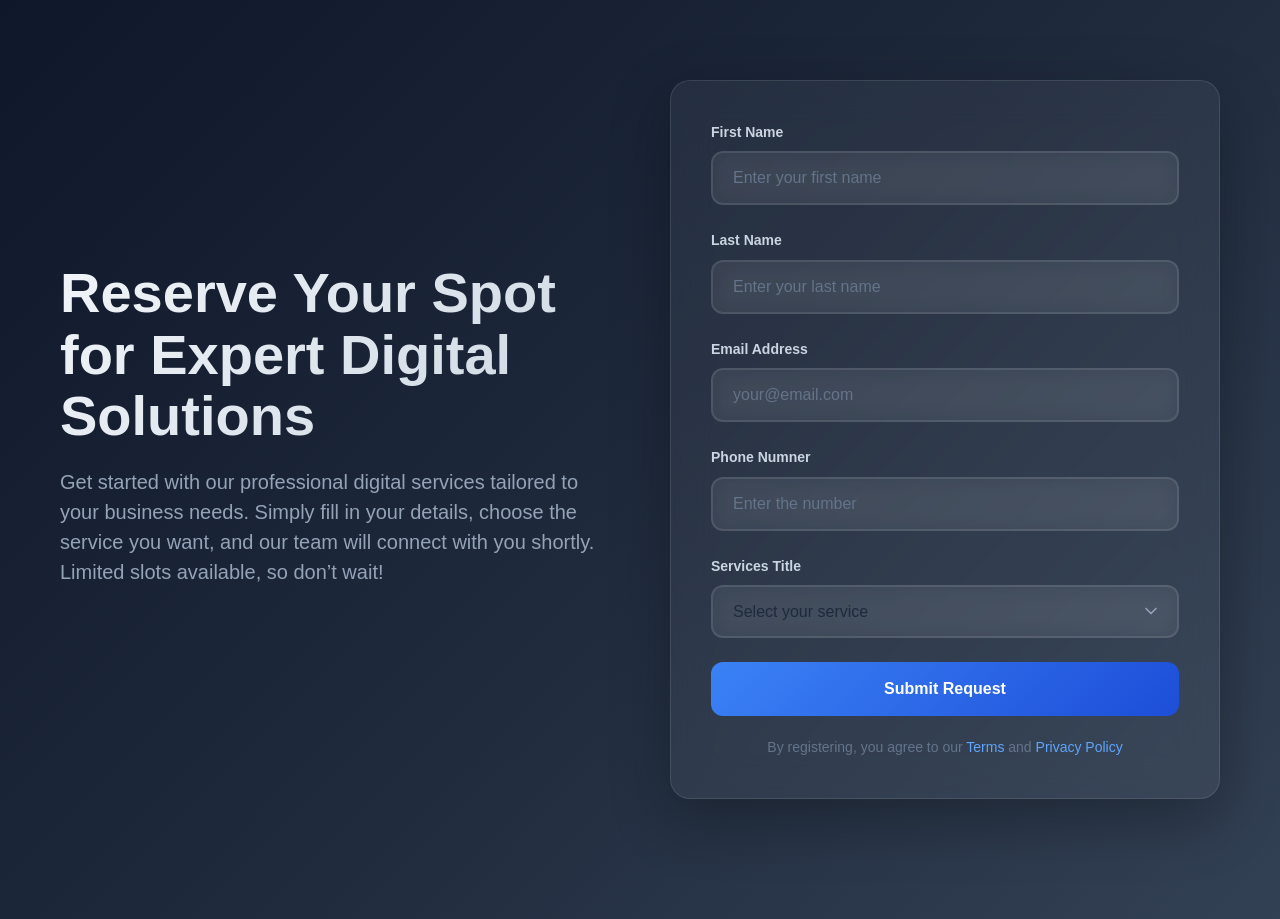
<file: contact.html>
<!DOCTYPE html>
<html lang="en">
<head>
    <meta charset="UTF-8">
    <meta name="viewport" content="width=device-width, initial-scale=1.0">
    <title>Document</title>
    <link rel="stylesheet" href="css/service.css">
    <script src="https://ajax.googleapis.com/ajax/libs/jquery/3.5.1/jquery.min.js"></script>
</head>
<body>
      <div id="preloader">
    <div class="loader"></div>
  </div>

    <main class="hero">
        <div class="container">
            <div class="hero-content">
                <div class="hero-text">
                    <h1>Reserve Your Spot for Expert Digital Solutions</h1>
                    <p>Get started with our professional digital services tailored to your business needs. Simply fill in your details, choose the service you want, and our team will connect with you shortly. Limited slots available, so don’t wait!</p>
                </div>

                <div class="form-container">
                    <div class="form-card">
                        
                        <form id="gform" action="">
                            <div class="form-group">
                                <label for="firstName">First Name</label>
                                <input type="text" id="firstName" name="First name" class="form-input" placeholder="Enter your first name" required>
                            </div>

                            <div class="form-group">
                                <label for="lastName">Last Name</label>
                                <input type="text" id="lastName" name="Last name" class="form-input" placeholder="Enter your last name" required>
                            </div>

                            <div class="form-group">
                                <label for="email">Email Address</label>
                                <input type="email" id="email" name="email" class="form-input" placeholder="your@email.com" required>
                            </div>
                            <div class="form-group">
                                <label for="phone">Phone Numner</label>
                                <input type="text" id="phone" name="phone" class="form-input" placeholder="Enter the number" required>
                            </div>

                            <div class="form-group">
                                <label for="jobTitle">Services Title</label>
                                <select id="jobTitle" name="service" class="form-input form-select" required>
                                    <option value="">Select your service</option>
                                    <option value="Corporate Films">Corporate Films</option>
                                    <option value="Brand Promotional Videos">Brand Promotional Videos</option>
                                    <option value="Product Shoot Videos">Product Shoot Videos</option>
                                    <option value="Social Media Content">Social Media Content (Reels, Shorts)</option>
                                    <option value="Event Videography">Event Videography</option>
                                    <option value="Client Testimonial Videos">Client Testimonial Videos</option>
                                    <option value="other">Other</option>
                                </select>
                            </div>

                            <button type="submit" class="submit-btn">
                                Submit Request
                            </button>
                        </form>

                        <div class="form-footer">
                            By registering, you agree to our <a href="#">Terms</a> and <a href="#">Privacy Policy</a>
                        </div>
                    </div>
                </div>
            </div>
        </div>
    </main>
    <script>
        $("#gform").submit((e)=>{
            e.preventDefault()
            $.ajax({
                url:"https://script.google.com/macros/s/AKfycbz-YUhYE2JkkqDzCeNjkPikgvSRhwuxOz3PR_FHk-d1Zab_ki5Jnd6C2pIjRfwLOGSN/exec",
                data:$("#gform").serialize(),
                method:"post",
                success:function (response){
                    alert("Form submitted successfully")
                    window.location.reload()
                    //window.location.href="https://google.com"
                },
                error:function (err){
                    alert("Something Error")
    
                }
            })
        })
        document.addEventListener('DOMContentLoaded', function() {
            const form = document.getElementById('webinarForm');
            const successMessage = document.getElementById('successMessage');
            const submitBtn = form.querySelector('.submit-btn');
            const originalBtnText = submitBtn.textContent;

            // Form validation and submission
            form.addEventListener('submit', function(e) {
                e.preventDefault();
                
                // Simple validation
                const requiredFields = form.querySelectorAll('[required]');
                let isValid = true;
                
                requiredFields.forEach(field => {
                    if (!field.value.trim()) {
                        isValid = false;
                        field.style.borderColor = '#EF4444';
                        setTimeout(() => {
                            field.style.borderColor = '';
                        }, 3000);
                    }
                });

                if (!isValid) {
                    submitBtn.textContent = 'Please fill all fields';
                    submitBtn.style.background = '#EF4444';
                    setTimeout(() => {
                        submitBtn.textContent = originalBtnText;
                        submitBtn.style.background = '';
                    }, 3000);
                    return;
                }

                // Simulate form submission
                submitBtn.textContent = 'Registering...';
                submitBtn.disabled = true;

                setTimeout(() => {
                    // Hide form and show success message
                    form.style.display = 'none';
                    successMessage.classList.add('show');
                }, 2000);
            });

            // Enhanced input interactions
            const inputs = form.querySelectorAll('.form-input');
            inputs.forEach(input => {
                input.addEventListener('focus', function() {
                    this.parentElement.style.transform = 'translateY(-2px)';
                });

                input.addEventListener('blur', function() {
                    this.parentElement.style.transform = 'translateY(0)';
                });

                // Real-time validation feedback
                input.addEventListener('input', function() {
                    if (this.value.trim()) {
                        this.style.borderColor = '#10B981';
                    } else {
                        this.style.borderColor = '';
                    }
                });
            });

            // Email validation
            const emailInput = document.getElementById('email');
            emailInput.addEventListener('blur', function() {
                const emailRegex = /^[^\s@]+@[^\s@]+\.[^\s@]+$/;
                if (this.value && !emailRegex.test(this.value)) {
                    this.style.borderColor = '#EF4444';
                    setTimeout(() => {
                        this.style.borderColor = '';
                    }, 3000);
                }
            });

            // Smooth scrolling for navigation links
            document.querySelectorAll('a[href^="#"]').forEach(anchor => {
                anchor.addEventListener('click', function (e) {
                    e.preventDefault();
                    const target = document.querySelector(this.getAttribute('href'));
                    if (target) {
                        target.scrollIntoView({
                            behavior: 'smooth',
                            block: 'start'
                        });
                    }
                });
            });

            // Add subtle parallax effect to background elements
            window.addEventListener('scroll', function() {
                const scrolled = window.pageYOffset;
                const circles = document.querySelectorAll('.bg-circle');
                
                circles.forEach((circle, index) => {
                    const speed = (index + 1) * 0.1;
                    circle.style.transform = `translateY(${scrolled * speed}px)`;
                });
            });

            // Add loading animation to form card
            const formCard = document.querySelector('.form-card');
            const observer = new IntersectionObserver((entries) => {
                entries.forEach(entry => {
                    if (entry.isIntersecting) {
                        entry.target.style.opacity = '1';
                        entry.target.style.transform = 'translateY(0)';
                    }
                });
            });

            formCard.style.opacity = '0';
            formCard.style.transform = 'translateY(30px)';
            formCard.style.transition = 'opacity 0.6s ease, transform 0.6s ease';
            
            observer.observe(formCard);
        });
         window.addEventListener("load", function() {
      // Delay so text is visible long enough
      setTimeout(() => {
        const preloader = document.getElementById("preloader");
        preloader.classList.add("hide"); // fade out
        document.getElementById("content").style.display = "block";
      }, 900); // show loader for 2.5s (adjust as you like)
    });

    </script>

    <script src="script.js"></script>
</body>
</html>
</file>
<file: css/service.css>
@import url("https://fonts.googleapis.com/css2?family=Poppins:ital,wght@0,100;0,200;0,300;0,400;0,500;0,600;0,700;0,800;0,900;1,100;1,200;1,300;1,400;1,500;1,600;1,700;1,800;1,900&display=swap");
@import url('https://fonts.googleapis.com/css2?family=Kaushan+Script&display=swap');
@import url('https://fonts.googleapis.com/css2?family=Whisper&display=swap');


  
  
  
  
  
  
  * {
            margin: 0;
            padding: 0;
            box-sizing: border-box;
        }

        body {
            font-family: 'Inter', -apple-system, BlinkMacSystemFont, 'Segoe UI', Roboto, sans-serif;
            background: linear-gradient(135deg, #0F172A 0%, #1E293B 50%, #334155 100%);
            color: #F1F5F9;
            line-height: 1.6;
            overflow-x: hidden;
        }

        .container {
            max-width: 1200px;
            margin: 0 auto;
            padding: 0 20px;
        }

        /* Header */
        .header {
            padding: 20px 0;
            position: relative;
            z-index: 100;
        }

        .nav {
            display: flex;
            justify-content: space-between;
            align-items: center;
        }

        .logo {
            font-size: 24px;
            font-weight: 800;
            color: #60A5FA;
            text-decoration: none;
        }

        .nav-links {
            display: flex;
            gap: 30px;
            list-style: none;
        }

        .nav-links a {
            color: #CBD5E1;
            text-decoration: none;
            font-weight: 500;
            transition: color 0.3s ease;
        }

        .nav-links a:hover {
            color: #60A5FA;
        }

        /* Hero Section */
        .hero {
            padding: 80px 0 120px;
            position: relative;
        }

        .hero-content {
            display: grid;
            grid-template-columns: 1fr 1fr;
            gap: 60px;
            align-items: center;
        }

        .hero-text {
            z-index: 2;
        }

        .hero-badge {
            display: inline-block;
            background: rgba(96, 165, 250, 0.1);
            color: #60A5FA;
            padding: 8px 16px;
            border-radius: 20px;
            font-size: 14px;
            font-weight: 600;
            border: 1px solid rgba(96, 165, 250, 0.2);
            margin-bottom: 20px;
        }

        .hero h1 {
            font-size: clamp(40px, 5vw, 56px);
            font-weight: 800;
            margin-bottom: 20px;
            line-height: 1.1;
            background: linear-gradient(135deg, #F1F5F9 0%, #CBD5E1 100%);
            -webkit-background-clip: text;
            -webkit-text-fill-color: transparent;
            background-clip: text;
        }

        .hero p {
            font-size: 20px;
            color: #94A3B8;
            margin-bottom: 30px;
            line-height: 1.5;
        }

        .hero-stats {
            display: flex;
            gap: 30px;
            margin-top: 40px;
        }

        .stat {
            text-align: left;
        }

        .stat-number {
            font-size: 28px;
            font-weight: 700;
            color: #60A5FA;
            display: block;
        }

        .stat-label {
            font-size: 14px;
            color: #64748B;
            margin-top: 4px;
        }

        /* Form Section */
        .form-container {
            position: relative;
            z-index: 2;
        }

        .form-card {
            background: rgba(255, 255, 255, 0.05);
            backdrop-filter: blur(20px);
            border: 1px solid rgba(255, 255, 255, 0.1);
            border-radius: 20px;
            padding: 40px;
            box-shadow: 0 20px 60px rgba(0, 0, 0, 0.3);
            transition: transform 0.3s ease, box-shadow 0.3s ease;
        }

        .form-card:hover {
            transform: translateY(-5px);
            box-shadow: 0 30px 80px rgba(0, 0, 0, 0.4);
        }

        .form-header {
            text-align: center;
            margin-bottom: 30px;
        }

        .form-header h3 {
            font-size: 24px;
            font-weight: 700;
            margin-bottom: 8px;
            color: #F1F5F9;
        }

        .form-header p {
            color: #94A3B8;
            font-size: 16px;
        }

        .form-group {
            margin-bottom: 24px;
            position: relative;
        }

        .form-group label {
            display: block;
            margin-bottom: 8px;
            font-weight: 600;
            color: #CBD5E1;
            font-size: 14px;
        }

        .form-input {
            width: 100%;
            padding: 16px 20px;
            border: 2px solid rgba(255, 255, 255, 0.1);
            background: rgba(255, 255, 255, 0.05);
            border-radius: 12px;
            color: #1f2b3d;
            font-size: 16px;
            transition: all 0.3s ease;
            backdrop-filter: blur(10px);
        }

        .form-input:focus {
            outline: none;
            border-color: #60A5FA;
            background: rgba(96, 165, 250, 0.1);
            box-shadow: 0 0 0 4px rgba(96, 165, 250, 0.1);
        }

        .form-input::placeholder {
            color: #64748B;
        }

        .form-select {
            appearance: none;
            background-image: url("data:image/svg+xml;charset=UTF-8,%3csvg xmlns='http://www.w3.org/2000/svg' viewBox='0 0 24 24' fill='none' stroke='%2394A3B8' stroke-width='2' stroke-linecap='round' stroke-linejoin='round'%3e%3cpolyline points='6,9 12,15 18,9'%3e%3c/polyline%3e%3c/svg%3e");
            background-repeat: no-repeat;
            background-position: right 16px center;
            background-size: 20px;
            padding-right: 50px;
        }

        .submit-btn {
            width: 100%;
            padding: 18px;
            background: linear-gradient(135deg, #3B82F6 0%, #1D4ED8 100%);
            border: none;
            border-radius: 12px;
            color: white;
            font-size: 16px;
            font-weight: 600;
            cursor: pointer;
            transition: all 0.3s ease;
            position: relative;
            overflow: hidden;
        }

        .submit-btn::before {
            content: '';
            position: absolute;
            top: 0;
            left: -100%;
            width: 100%;
            height: 100%;
            background: linear-gradient(90deg, transparent, rgba(255, 255, 255, 0.2), transparent);
            transition: left 0.5s ease;
        }

        .submit-btn:hover::before {
            left: 100%;
        }

        .submit-btn:hover {
            transform: translateY(-2px);
            box-shadow: 0 10px 30px rgba(59, 130, 246, 0.4);
        }

        .submit-btn:active {
            transform: translateY(0);
        }

        .form-footer {
            text-align: center;
            margin-top: 20px;
            font-size: 14px;
            color: #64748B;
        }

        .form-footer a {
            color: #60A5FA;
            text-decoration: none;
        }

        /* Background Elements */
        .bg-decoration {
            position: absolute;
            top: 0;
            left: 0;
            width: 100%;
            height: 100%;
            overflow: hidden;
            z-index: 1;
        }

        .bg-circle {
            position: absolute;
            border-radius: 50%;
            background: radial-gradient(circle, rgba(96, 165, 250, 0.1) 0%, transparent 70%);
            animation: float 6s ease-in-out infinite;
        }

        .bg-circle:nth-child(1) {
            width: 300px;
            height: 300px;
            top: -150px;
            right: -150px;
            animation-delay: 0s;
        }

        .bg-circle:nth-child(2) {
            width: 200px;
            height: 200px;
            bottom: -100px;
            left: -100px;
            animation-delay: 2s;
        }

        .bg-circle:nth-child(3) {
            width: 150px;
            height: 150px;
            top: 50%;
            left: 50%;
            transform: translate(-50%, -50%);
            animation-delay: 4s;
        }

        @keyframes float {
            0%, 100% { transform: translateY(0px) rotate(0deg); }
            50% { transform: translateY(-20px) rotate(180deg); }
        }

        /* Success Message */
        .success-message {
            display: none;
            text-align: center;
            padding: 30px;
            background: linear-gradient(135deg, #10B981, #059669);
            border-radius: 12px;
            margin-top: 20px;
        }

        .success-message.show {
            display: block;
            animation: slideInUp 0.5s ease;
        }

        @keyframes slideInUp {
            from {
                opacity: 0;
                transform: translateY(20px);
            }
            to {
                opacity: 1;
                transform: translateY(0);
            }
        }

        /* Responsive Design */
        @media (max-width: 768px) {
            .hero-content {
                grid-template-columns: 1fr;
                gap: 40px;
                text-align: center;
            }

            .form-card {
                padding: 30px 20px;
            }

            .hero-stats {
                justify-content: center;
            }

            .nav-links {
                display: none;
            }
        }

#preloader {
      position: fixed;
      top: 0;
      left: 0;
      width: 100%;
      height: 100%;
background-color: #000000;
      display: flex;
      justify-content: center;
      align-items: center;
      z-index: 9999;
      transition: opacity 0.8s ease, visibility 0.8s ease;
    }

    /* Loader text */
    .loader {
      width: fit-content;
      font-weight: bold;
      font-family: monospace;
      font-size: 55px;
       letter-spacing: -2px;
      font-family: "Poppins";
      background: radial-gradient(circle closest-side,#ffffff 94%,#d93a3a00) right/calc(200% - 1em) 100%;
      animation: l24 2s infinite alternate linear; /* slowed to 4s */
    }

    .loader::before {
      content: "Betroverse";
        font-family: "Poppins";
        letter-spacing: -2px;
      line-height: 1em;
      color: #0000;
      background: inherit;
      background-image: radial-gradient(circle closest-side,#000000 94%,#4ab96c);
      -webkit-background-clip: text;
              background-clip: text;
    }

    @keyframes l24 {
      100% { background-position: left; }
    }

    /* Hide preloader after fade */
    #preloader.hide {
      opacity: 0;
      visibility: hidden;
    }
</file>
